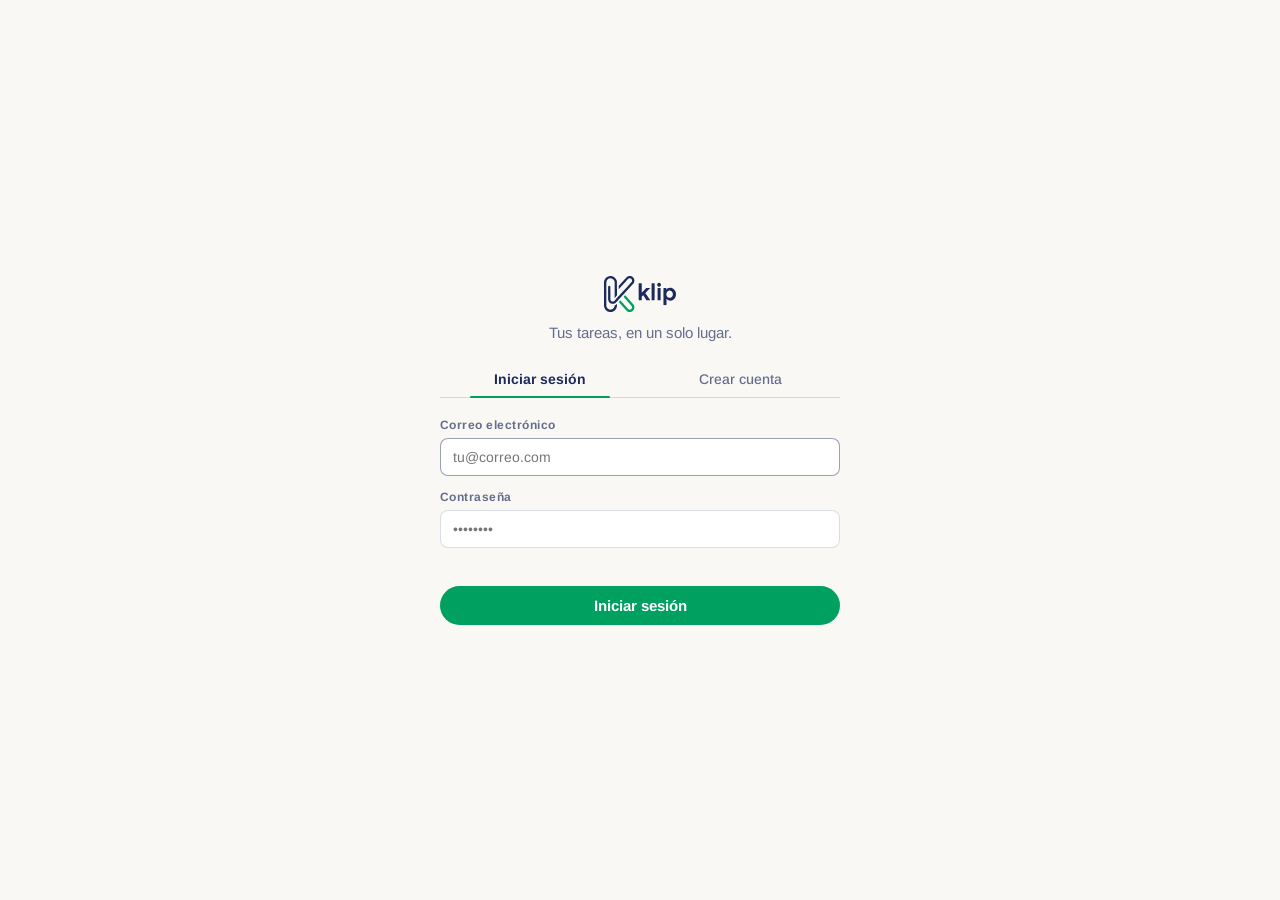
<file: index.html>
<!DOCTYPE html>
<html lang="es">
<head>
  <meta charset="UTF-8">
  <meta name="viewport" content="width=device-width, initial-scale=1.0, maximum-scale=1.0, user-scalable=no, viewport-fit=cover">
  <title>klip — Tareas</title>

  <!-- PWA Meta Tags -->
  <meta name="theme-color" content="#FAF8F5">
  <meta name="mobile-web-app-capable" content="yes">
  <meta name="apple-mobile-web-app-status-bar-style" content="default">
  <meta name="apple-mobile-web-app-title" content="klip">
  <link rel="manifest" href="./manifest.json">
  <link rel="icon" type="image/svg+xml" href="./icon.svg">
  <link rel="apple-touch-icon" href="./icon-192.png">

  <!-- Local CSS with @font-face -->
  <link rel="stylesheet" href="./style.css">
</head>
<body>

  <div id="app">
    <!-- Top Navigation Bar -->
    <header class="top-nav-bar">
      <!-- Left: Brand Logo -->
      <div class="nav-left">
        <img class="brand-logo-img" src="./logo.svg" alt="klip" height="28">
      </div>

      <!-- Center: Sections Centered with Dot and Emerald Indicator + Emerald '+' button (Desktop) -->
      <div class="nav-center">
        <nav id="sections-list" class="sections-list-desktop" aria-label="Secciones">
          <!-- Rendered dynamically -->
        </nav>
        <button id="btn-new-section" class="btn-new-section-emerald" title="Crear sección" aria-label="Crear sección">
          +
        </button>
      </div>

      <!-- Right: User Icon & Logout Button (Desktop) -->
      <div class="nav-right">
        <div class="user-actions-group">
          <button class="nav-circle-btn" title="Perfil de usuario" aria-label="Perfil de usuario">
            <svg width="15" height="15" viewBox="0 0 24 24" fill="none" stroke="currentColor" stroke-width="2" stroke-linecap="round" stroke-linejoin="round">
              <path d="M20 21v-2a4 4 0 0 0-4-4H8a4 4 0 0 0-4 4v2"></path>
              <circle cx="12" cy="7" r="4"></circle>
            </svg>
          </button>
          <button id="btn-logout" class="nav-circle-btn" title="Cerrar sesión" aria-label="Cerrar sesión" onclick="cerrarSesion()">
            <svg width="15" height="15" viewBox="0 0 24 24" fill="none" stroke="currentColor" stroke-width="2" stroke-linecap="round" stroke-linejoin="round">
              <path d="M9 21H5a2 2 0 0 1-2-2V5a2 2 0 0 1 2-2h4"></path>
              <polyline points="16 17 21 12 16 7"></polyline>
              <line x1="21" y1="12" x2="9" y2="12"></line>
            </svg>
          </button>
        </div>
      </div>

      <!-- Mobile Top Bar Content (Screen < 768px) -->
      <div class="nav-mobile-row">
        <img class="mobile-logo-mark" src="./logo-mark.svg" alt="klip" height="26">
        <button id="btn-menu" class="btn-mobile-section-trigger" aria-label="Abrir menú de secciones">
          <span id="current-section-title" class="mobile-section-name">Personal</span>
          <svg class="trigger-chevron" width="12" height="12" viewBox="0 0 24 24" fill="none" stroke="currentColor" stroke-width="2.5">
            <polyline points="6 9 12 15 18 9"></polyline>
          </svg>
        </button>

        <div class="mobile-user-actions">
          <button class="nav-circle-btn" title="Perfil de usuario" aria-label="Perfil de usuario">
            <svg width="14" height="14" viewBox="0 0 24 24" fill="none" stroke="currentColor" stroke-width="2" stroke-linecap="round" stroke-linejoin="round">
              <path d="M20 21v-2a4 4 0 0 0-4-4H8a4 4 0 0 0-4 4v2"></path>
              <circle cx="12" cy="7" r="4"></circle>
            </svg>
          </button>
          <button id="btn-logout-mobile" class="nav-circle-btn" title="Cerrar sesión" aria-label="Cerrar sesión" onclick="cerrarSesion()">
            <svg width="14" height="14" viewBox="0 0 24 24" fill="none" stroke="currentColor" stroke-width="2" stroke-linecap="round" stroke-linejoin="round">
              <path d="M9 21H5a2 2 0 0 1-2-2V5a2 2 0 0 1 2-2h4"></path>
              <polyline points="16 17 21 12 16 7"></polyline>
              <line x1="21" y1="12" x2="9" y2="12"></line>
            </svg>
          </button>
        </div>
      </div>
    </header>

    <!-- Mobile Drawer Backdrop (Top-level under #app) -->
    <div id="sidebar-backdrop" class="sidebar-backdrop"></div>

    <!-- Mobile Sections Panel (Top-level under #app) -->
    <aside id="sidebar" class="mobile-sections-panel" aria-label="Panel de secciones">
      <div class="mobile-panel-header">
        <span class="mobile-panel-title">SECCIONES</span>
        <button id="btn-close-sidebar" class="btn-close-panel" aria-label="Cerrar panel">
          <svg width="18" height="18" viewBox="0 0 24 24" fill="none" stroke="currentColor" stroke-width="2.5">
            <line x1="18" y1="6" x2="6" y2="18"></line>
            <line x1="6" y1="6" x2="18" y2="18"></line>
          </svg>
        </button>
      </div>

      <!-- Scrollable Mobile Sections List -->
      <div id="mobile-sections-list" class="mobile-sections-list">
        <!-- Rendered dynamically -->
      </div>

      <!-- Emerald button to add section inside mobile panel -->
      <div class="mobile-panel-footer">
        <button id="btn-new-section-mobile" class="btn-add-section-mobile" aria-label="Nueva sección">
          + NUEVA SECCIÓN
        </button>
      </div>
    </aside>

    <!-- Main Content Area -->
    <main id="main">
      <!-- Section Header Area with Big Title, Rename/Delete Buttons & Counter Badge -->
      <section class="section-header-area">
        <div class="section-header-inner">
          <div class="section-title-row">
            <!-- Title + Small Action Buttons Group -->
            <div class="section-title-group">
              <h1 class="main-section-title" id="main-section-title">Personal</h1>
              <div class="section-title-actions">
                <button id="btn-rename-current-section" class="section-action-btn" title="Renombrar sección" aria-label="Renombrar sección">
                  <svg width="13" height="13" viewBox="0 0 24 24" fill="none" stroke="currentColor" stroke-width="2" stroke-linecap="round" stroke-linejoin="round">
                    <path d="M12 20h9"></path>
                    <path d="M16.5 3.5a2.121 2.121 0 0 1 3 3L7 19l-4 1 1-4L16.5 3.5z"></path>
                  </svg>
                </button>
                <button id="btn-delete-current-section" class="section-action-btn" title="Eliminar sección" aria-label="Eliminar sección">
                  <svg width="13" height="13" viewBox="0 0 24 24" fill="none" stroke="currentColor" stroke-width="2" stroke-linecap="round" stroke-linejoin="round">
                    <polyline points="3 6 5 6 21 6"></polyline>
                    <path d="M19 6v14a2 2 0 0 1-2 2H7a2 2 0 0 1-2-2V6m3 0V4a2 2 0 0 1 2-2h4a2 2 0 0 1 2 2v2"></path>
                  </svg>
                </button>
              </div>
            </div>

            <!-- Counter Badge -->
            <span class="tasks-counter-badge" id="tasks-counter-badge">0 pendientes · 0 completadas</span>
          </div>

          <!-- Apartados (Lists) Strip directly below the title -->
          <div class="apartados-strip" aria-label="Apartados de la sección">
            <div id="lists-tabs" class="lists-tabs">
              <!-- Rendered dynamically as pills -->
            </div>
            <button id="btn-add-list" class="btn-add-apartado" title="Nuevo apartado" aria-label="Nuevo apartado">
              +
            </button>
          </div>
        </div>
      </section>

      <!-- Tasks Scroll Container -->
      <div class="tasks-scroll-container" id="tasks-scroll-container">
        <div class="tasks-content-wrapper">

          <!-- Simple centered empty state -->
          <div id="empty-state" class="empty-state">
            <p class="empty-text">No hay tareas pendientes en este apartado</p>
          </div>

          <!-- Active Tasks List -->
          <div id="active-tasks-list" class="tasks-cards-list">
            <!-- Rendered dynamically -->
          </div>

          <!-- Discrete Collapsible Completed Section -->
          <div id="completed-section" class="completed-section">
            <button id="completed-toggle-btn" class="completed-toggle-btn" aria-expanded="false">
              <svg class="completed-chevron" width="12" height="12" viewBox="0 0 24 24" fill="none" stroke="currentColor" stroke-width="2.5">
                <polyline points="6 9 12 15 18 9"></polyline>
              </svg>
              <span id="completed-count-label">COMPLETADAS (0)</span>
            </button>
            <div id="completed-tasks-list" class="completed-tasks-cards">
              <!-- Rendered dynamically -->
            </div>
          </div>

        </div>
      </div>

      <!-- Bottom Fixed Add Task Bar -->
      <footer class="bottom-dock">
        <form id="add-task-form" class="add-task-dock-pill" autocomplete="off">
          <input
            type="text"
            id="task-input"
            class="task-input"
            placeholder="Agregar tarea"
            autofocus
            required
          >
          <button type="submit" id="btn-submit-task" class="btn-circle-submit" title="Agregar tarea" aria-label="Agregar tarea">
            <svg width="15" height="15" viewBox="0 0 24 24" fill="none" stroke="#FFFFFF" stroke-width="2.6" stroke-linecap="round" stroke-linejoin="round">
              <line x1="12" y1="19" x2="12" y2="5"></line>
              <polyline points="5 12 12 5 19 12"></polyline>
            </svg>
          </button>
        </form>
      </footer>
    </main>
  </div>

  <!-- Sync indicator (outside #app so always visible) -->
  <div id="sync-indicator" class="sync-indicator" aria-live="polite"></div>

  <!-- Reusable Minimalist Modal -->
  <div id="modal-container" class="modal-overlay" role="dialog" aria-modal="true">
    <div class="modal-card">
      <div class="modal-header">
        <h2 id="modal-title" class="modal-title">Título</h2>
        <button id="btn-modal-close" class="btn-close-modal" aria-label="Cerrar modal">
          <svg width="16" height="16" viewBox="0 0 24 24" fill="none" stroke="currentColor" stroke-width="2">
            <line x1="18" y1="6" x2="6" y2="18"></line>
            <line x1="6" y1="6" x2="18" y2="18"></line>
          </svg>
        </button>
      </div>
      <div id="modal-body" class="modal-body"></div>
      <div id="modal-footer" class="modal-footer"></div>
    </div>
  </div>

  <!-- Scripts -->
  <script src="./db.js"></script>
  <script src="./supabase.js"></script>
  <script src="./auth.js"></script>
  <script src="./app.js"></script>
</body>
</html>
</file>
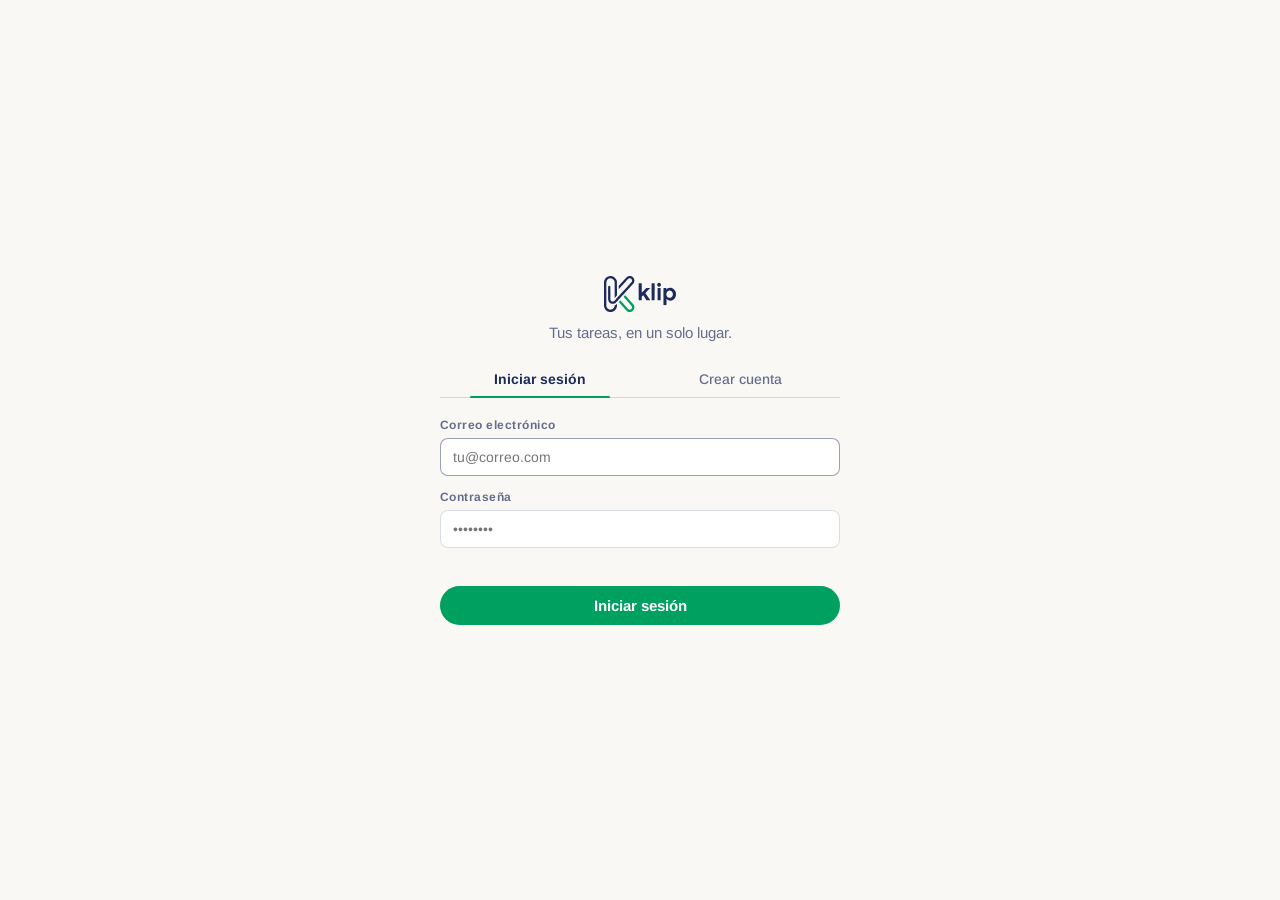
<file: front/index.html>
<!DOCTYPE html>
<html lang="es">
<head>
  <meta charset="UTF-8">
  <meta name="viewport" content="width=device-width, initial-scale=1.0, maximum-scale=1.0, user-scalable=no, viewport-fit=cover">
  <meta http-equiv="Content-Security-Policy" content="default-src 'self'; base-uri 'self'; object-src 'none'; form-action 'self'; script-src 'self'; style-src 'self' 'unsafe-inline'; img-src 'self' data:; font-src 'self'; connect-src 'self' https://gcmdlpaehqiujymxiysj.supabase.co; manifest-src 'self'; worker-src 'self'">
  <title>klip — Tareas</title>

  <!-- PWA Meta Tags -->
  <meta name="theme-color" content="#FAF8F5">
  <meta name="mobile-web-app-capable" content="yes">
  <meta name="apple-mobile-web-app-status-bar-style" content="default">
  <meta name="apple-mobile-web-app-title" content="klip">
  <link rel="manifest" href="./manifest.json">
  <link rel="icon" type="image/svg+xml" href="./public/icon.svg">
  <link rel="apple-touch-icon" href="./public/icon-192.png">

  <!-- Local CSS with @font-face -->
  <link rel="stylesheet" href="./style.css">
</head>
<body>

  <div id="app" style="display:none">
    <!-- Top Navigation Bar -->
    <header class="top-nav-bar">
      <!-- Left: Brand Logo -->
      <div class="nav-left">
        <img class="brand-logo-img" src="./public/logo.svg" alt="klip" height="28">
      </div>

      <!-- Center: Sections Centered with Dot and Emerald Indicator + Emerald '+' button (Desktop) -->
      <div class="nav-center">
        <nav id="sections-list" class="sections-list-desktop" aria-label="Secciones">
          <!-- Rendered dynamically -->
        </nav>
        <button id="btn-new-section" class="btn-new-section-emerald" title="Crear sección" aria-label="Crear sección">
          +
        </button>
      </div>

      <!-- Right: User Icon & Logout Button (Desktop) -->
      <div class="nav-right">
        <div class="user-actions-group">
          <button class="nav-circle-btn" title="Perfil de usuario" aria-label="Perfil de usuario">
            <svg width="15" height="15" viewBox="0 0 24 24" fill="none" stroke="currentColor" stroke-width="2" stroke-linecap="round" stroke-linejoin="round">
              <path d="M20 21v-2a4 4 0 0 0-4-4H8a4 4 0 0 0-4 4v2"></path>
              <circle cx="12" cy="7" r="4"></circle>
            </svg>
          </button>
          <button id="btn-logout" class="nav-circle-btn" title="Cerrar sesión" aria-label="Cerrar sesión">
            <svg width="15" height="15" viewBox="0 0 24 24" fill="none" stroke="currentColor" stroke-width="2" stroke-linecap="round" stroke-linejoin="round">
              <path d="M9 21H5a2 2 0 0 1-2-2V5a2 2 0 0 1 2-2h4"></path>
              <polyline points="16 17 21 12 16 7"></polyline>
              <line x1="21" y1="12" x2="9" y2="12"></line>
            </svg>
          </button>
        </div>
      </div>

      <!-- Mobile Top Bar Content (Screen < 768px) -->
      <div class="nav-mobile-row">
        <img class="mobile-logo-mark" src="./public/logo-mark.svg" alt="klip" height="26">
        <button id="btn-menu" class="btn-mobile-section-trigger" aria-label="Abrir menú de secciones">
          <span class="mobile-section-name">Secciones</span>
          <svg class="trigger-chevron" width="12" height="12" viewBox="0 0 24 24" fill="none" stroke="currentColor" stroke-width="2.5">
            <polyline points="6 9 12 15 18 9"></polyline>
          </svg>
        </button>

        <div class="mobile-user-actions">
          <button class="nav-circle-btn" title="Perfil de usuario" aria-label="Perfil de usuario">
            <svg width="14" height="14" viewBox="0 0 24 24" fill="none" stroke="currentColor" stroke-width="2" stroke-linecap="round" stroke-linejoin="round">
              <path d="M20 21v-2a4 4 0 0 0-4-4H8a4 4 0 0 0-4 4v2"></path>
              <circle cx="12" cy="7" r="4"></circle>
            </svg>
          </button>
          <button id="btn-logout-mobile" class="nav-circle-btn" title="Cerrar sesión" aria-label="Cerrar sesión">
            <svg width="14" height="14" viewBox="0 0 24 24" fill="none" stroke="currentColor" stroke-width="2" stroke-linecap="round" stroke-linejoin="round">
              <path d="M9 21H5a2 2 0 0 1-2-2V5a2 2 0 0 1 2-2h4"></path>
              <polyline points="16 17 21 12 16 7"></polyline>
              <line x1="21" y1="12" x2="9" y2="12"></line>
            </svg>
          </button>
        </div>
      </div>
    </header>

    <!-- Mobile Drawer Backdrop (Top-level under #app) -->
    <div id="sidebar-backdrop" class="sidebar-backdrop"></div>

    <!-- Mobile Sections Panel (Top-level under #app) -->
    <aside id="sidebar" class="mobile-sections-panel" aria-label="Panel de secciones">
      <div class="mobile-panel-header">
        <span class="mobile-panel-title">SECCIONES</span>
        <button id="btn-close-sidebar" class="btn-close-panel" aria-label="Cerrar panel">
          <svg width="18" height="18" viewBox="0 0 24 24" fill="none" stroke="currentColor" stroke-width="2.5">
            <line x1="18" y1="6" x2="6" y2="18"></line>
            <line x1="6" y1="6" x2="18" y2="18"></line>
          </svg>
        </button>
      </div>

      <!-- Scrollable Mobile Sections List -->
      <div id="mobile-sections-list" class="mobile-sections-list">
        <!-- Rendered dynamically -->
      </div>

      <!-- Emerald button to add section inside mobile panel -->
      <div class="mobile-panel-footer">
        <button id="btn-new-section-mobile" class="btn-add-section-mobile" aria-label="Nueva sección">
          + NUEVA SECCIÓN
        </button>
      </div>
    </aside>

    <!-- Main Content Area -->
    <main id="main">
      <!-- Section Header Area -->
      <section class="section-header-area">
        <div class="section-header-inner">
          <div class="section-title-row">
            <!-- Title + Small Action Buttons Group -->
            <h1 class="main-section-title" id="main-section-title">Personal</h1>
            <div class="section-title-actions action-menu">
                <button id="btn-section-menu" class="action-menu-trigger" type="button" aria-label="Opciones de la sección" aria-expanded="false" aria-controls="section-actions-menu">
                  <svg viewBox="0 0 24 24" fill="currentColor" aria-hidden="true"><circle cx="12" cy="5" r="1.8"></circle><circle cx="12" cy="12" r="1.8"></circle><circle cx="12" cy="19" r="1.8"></circle></svg>
                </button>
                <div id="section-actions-menu" class="action-menu-popover" hidden>
                  <button id="btn-rename-current-section" class="action-menu-item" type="button">Renombrar sección</button>
                  <button id="btn-delete-current-section" class="action-menu-item danger" type="button">Eliminar sección</button>
                </div>
            </div>

          </div>

          <!-- Apartados (Lists) Strip directly below the title -->
          <div class="apartados-strip" aria-label="Apartados de la sección">
            <div id="lists-tabs" class="lists-tabs">
              <!-- Rendered dynamically as pills -->
            </div>
            <button id="btn-add-list" class="btn-add-apartado" title="Nuevo apartado" aria-label="Nuevo apartado">
              +
            </button>
            <div class="action-menu list-action-menu">
              <button id="btn-list-menu" class="action-menu-trigger" type="button" aria-label="Opciones del apartado" aria-expanded="false" aria-controls="list-actions-menu">
                <svg viewBox="0 0 24 24" fill="currentColor" aria-hidden="true"><circle cx="12" cy="5" r="1.8"></circle><circle cx="12" cy="12" r="1.8"></circle><circle cx="12" cy="19" r="1.8"></circle></svg>
              </button>
              <div id="list-actions-menu" class="action-menu-popover" hidden>
                <button id="btn-rename-current-list" class="action-menu-item" type="button">Renombrar apartado</button>
                <button id="btn-delete-current-list" class="action-menu-item danger" type="button">Eliminar apartado</button>
              </div>
            </div>
          </div>
          <div class="section-utilities" aria-label="Vista y exportación">
            <div class="view-switch" role="group" aria-label="Vista">
              <button id="btn-view-tasks" class="utility-btn active" type="button">Tareas</button>
              <button id="btn-view-calendar" class="utility-btn" type="button">Calendario</button>
            </div>
            <div class="utility-trailing-actions">
            <div id="task-order-actions" class="task-order-actions">
              <button id="btn-reverse-task-order" class="task-order-btn" type="button" title="Invertir orden de tareas" aria-label="Invertir orden de tareas">
                <svg viewBox="0 0 24 24" fill="none" stroke="currentColor" stroke-width="1.8" stroke-linecap="round" stroke-linejoin="round" aria-hidden="true">
                  <path d="M7 3v14"></path><path d="m4 6 3-3 3 3"></path>
                  <path d="M17 21V7"></path><path d="m14 18 3 3 3-3"></path>
                </svg>
              </button>
            </div>
            <div id="export-actions" class="export-actions" hidden>
              <button id="btn-export-calendar" class="utility-btn" type="button">Exportar calendario (.ics)</button>
            </div>
            <button id="btn-sync-now" class="sync-now-btn" type="button" title="Sincronizar ahora" aria-label="Sincronizar ahora">
              <svg viewBox="0 0 24 24" fill="none" stroke="currentColor" stroke-width="1.8" stroke-linecap="round" stroke-linejoin="round" aria-hidden="true">
                <path d="M20 7v5h-5"></path><path d="M4 17v-5h5"></path>
                <path d="M5.6 9a7 7 0 0 1 11.55-2.6L20 12M4 12l2.85 5.6A7 7 0 0 0 18.4 15"></path>
              </svg>
            </button>
            </div>
          </div>
        </div>
      </section>

      <section id="task-detail-page" class="task-detail-page" hidden aria-labelledby="detail-task-title">
        <div class="task-detail-inner">
          <button id="btn-task-detail-back" class="utility-btn task-detail-back" type="button" aria-label="Volver a las tareas">← Volver a las tareas</button>
          <p id="task-detail-context" class="task-detail-context"></p>
          <form id="task-detail-form" class="task-detail-form">
            <label class="detail-field-label" for="detail-task-title">Tarea</label>
            <input id="detail-task-title" class="detail-title-input" type="text" maxlength="300" required>
            <label class="detail-field-label" for="detail-task-note">Notas</label>
            <textarea id="detail-task-note" class="form-textarea detail-note-input" placeholder="Agrega contexto o detalles..."></textarea>
            <div class="task-date-fields">
              <div class="form-group"><label class="form-label" for="detail-task-date">Fecha</label><input id="detail-task-date" class="form-input" type="date"></div>
              <div class="form-group"><label class="form-label" for="detail-task-time">Hora</label><input id="detail-task-time" class="form-input" type="time"></div>
            </div>
            <div class="task-detail-actions">
              <button class="utility-btn" type="submit">Guardar cambios</button>
              <button id="btn-detail-delete" class="btn-danger" type="button">Eliminar tarea</button>
              <span id="task-detail-save-status" class="task-detail-save-status" aria-live="polite"></span>
            </div>
          </form>

          <section class="subtasks-section" aria-labelledby="subtasks-heading">
            <div class="subtasks-heading-row"><h2 id="subtasks-heading">Subtareas</h2><span id="subtask-count" class="subtask-count"></span></div>
            <div id="subtasks-list" class="subtasks-list"></div>
            <form id="subtask-add-form" class="subtask-add-form">
              <input id="subtask-input" class="form-input" type="text" maxlength="300" placeholder="Agregar subtarea" required>
              <button class="btn-circle-submit" type="submit" aria-label="Agregar subtarea">+</button>
            </form>
          </section>
        </div>
      </section>

      <!-- Tasks Scroll Container -->
      <div class="tasks-scroll-container" id="tasks-scroll-container">
        <div class="tasks-content-wrapper">

          <div id="tasks-view">
          <!-- Simple centered empty state -->
          <div id="empty-state" class="empty-state">
            <p class="empty-text">No hay tareas pendientes en este apartado</p>
          </div>

          <!-- Active Tasks List -->
          <div id="active-tasks-list" class="tasks-cards-list">
            <!-- Rendered dynamically -->
          </div>

          <!-- Discrete Collapsible Completed Section -->
          <div id="completed-section" class="completed-section">
            <button id="completed-toggle-btn" class="completed-toggle-btn" aria-expanded="false">
              <svg class="completed-chevron" width="12" height="12" viewBox="0 0 24 24" fill="none" stroke="currentColor" stroke-width="2.5">
                <polyline points="6 9 12 15 18 9"></polyline>
              </svg>
              <span>COMPLETADAS</span>
            </button>
            <div id="completed-tasks-list" class="completed-tasks-cards">
              <!-- Rendered dynamically -->
            </div>
          </div>
          </div>
          <section id="calendar-view" class="calendar-panel" aria-label="Calendario mensual" hidden>
            <div class="calendar-heading">
              <button id="btn-calendar-prev" class="utility-btn" type="button" aria-label="Mes anterior">‹</button>
              <h2 id="calendar-month-label"></h2>
              <button id="btn-calendar-next" class="utility-btn" type="button" aria-label="Mes siguiente">›</button>
            </div>
            <div class="calendar-weekdays" aria-hidden="true">
              <span>Lun</span><span>Mar</span><span>Mié</span><span>Jue</span><span>Vie</span><span>Sáb</span><span>Dom</span>
            </div>
            <div id="calendar-grid" class="calendar-grid"></div>
          </section>
        </div>
      </div>

      <!-- Bottom Fixed Add Task Bar -->
      <footer class="bottom-dock">
        <form id="add-task-form" class="add-task-dock-pill" autocomplete="off">
          <input
            type="text"
            id="task-input"
            class="task-input"
            placeholder="Agregar tarea"
            autofocus
            required
          >
          <button type="submit" id="btn-submit-task" class="btn-circle-submit" title="Agregar tarea" aria-label="Agregar tarea">
            <svg width="15" height="15" viewBox="0 0 24 24" fill="none" stroke="#FFFFFF" stroke-width="2.6" stroke-linecap="round" stroke-linejoin="round">
              <line x1="12" y1="19" x2="12" y2="5"></line>
              <polyline points="5 12 12 5 19 12"></polyline>
            </svg>
          </button>
        </form>
      </footer>
    </main>
  </div>

  <!-- Sync indicator (outside #app so always visible) -->
  <div id="sync-indicator" class="sync-indicator" aria-live="polite"></div>

  <!-- Reusable Minimalist Modal -->
  <div id="modal-container" class="modal-overlay" role="dialog" aria-modal="true">
    <div class="modal-card">
      <div class="modal-header">
        <h2 id="modal-title" class="modal-title">Título</h2>
        <button id="btn-modal-close" class="btn-close-modal" aria-label="Cerrar modal">
          <svg width="16" height="16" viewBox="0 0 24 24" fill="none" stroke="currentColor" stroke-width="2">
            <line x1="18" y1="6" x2="6" y2="18"></line>
            <line x1="6" y1="6" x2="18" y2="18"></line>
          </svg>
        </button>
      </div>
      <div id="modal-body" class="modal-body"></div>
      <div id="modal-footer" class="modal-footer"></div>
    </div>
  </div>

  <!-- Scripts -->
  <script src="./db.js"></script>
  <script src="./supabase.js"></script>
  <script src="./auth.js"></script>
  <script src="./app.js"></script>
</body>
</html>
</file>
<file: style.css>
/* ==========================================================================
   style.css - klip Tasks PWA
   Typography:
   - Arimo, system-ui, sans-serif: Modern, clean, normal sans-serif matching
     the klip logo aesthetic across all screens.
   Palette:
   - Fondo: Marfil / blanco cálido #FAF8F5 (plano, sin degradados)
   - Estructura y texto: Azul tinta #1D2B5C
   - Líneas divisorias: Azul tinta #1D2B5C al 16% finas pero notorias
   - Barra inferior: Blanca #FFFFFF con borde azul tinta notorio y botón esmeralda
   - Acentos: Esmeralda #00A060 para acciones, checks e indicador redondeado
   ========================================================================== */

/* ==================== LOCAL FONT FACES ==================== */
@font-face {
  font-family: 'Arimo';
  src: url('./fonts/arimo-400.woff2') format('woff2');
  font-weight: 400;
  font-style: normal;
  font-display: swap;
}

@font-face {
  font-family: 'Arimo';
  src: url('./fonts/arimo-500.woff2') format('woff2');
  font-weight: 500;
  font-style: normal;
  font-display: swap;
}

@font-face {
  font-family: 'Arimo';
  src: url('./fonts/arimo-700.woff2') format('woff2');
  font-weight: 700;
  font-style: normal;
  font-display: swap;
}

:root {
  --bg-page: #FAF8F5;
  --bg-card: transparent;
  --color-blue: #1D2B5C;
  --text-main: #1D2B5C;
  --text-muted: rgba(29, 43, 92, 0.68);
  --text-faint: rgba(29, 43, 92, 0.40);

  /* Líneas divisorias azul tinta finas pero notorias */
  --border-line: rgba(29, 43, 92, 0.16);
  --border-card: rgba(29, 43, 92, 0.16);

  --hover-tint: rgba(29, 43, 92, 0.05);

  --accent-emerald: #00A060;
  --accent-emerald-hover: #008750;

  --danger: #C02626;

  --font-title: 'Arimo', system-ui, -apple-system, BlinkMacSystemFont, "Segoe UI", Roboto, "Helvetica Neue", Arial, sans-serif;
  --font-body: 'Arimo', system-ui, -apple-system, BlinkMacSystemFont, "Segoe UI", Roboto, "Helvetica Neue", Arial, sans-serif;
}

* {
  box-sizing: border-box;
  margin: 0;
  padding: 0;
  -webkit-tap-highlight-color: transparent;
}

html, body {
  width: 100%;
  height: 100%;
  overflow: hidden;
  font-family: var(--font-body);
  color: var(--text-main);
  -webkit-font-smoothing: antialiased;
  -moz-osx-font-smoothing: grayscale;
}

/* Fondo marfil plano sin degradados */
body, #app {
  background-color: var(--bg-page);
  background-image: none;
}

/* ==================== ROOT LAYOUT ==================== */
#app {
  display: flex;
  flex-direction: column;
  width: 100%;
  height: 100%;
  position: relative;
  overflow: hidden;
}

/* ==================== TOP NAVIGATION BAR ==================== */
.top-nav-bar {
  width: 100%;
  border-bottom: 1px solid var(--border-line);
  position: relative;
  z-index: 100;
  flex-shrink: 0;
  height: 54px;
  display: grid;
  grid-template-columns: 1fr auto 1fr;
  align-items: center;
  padding: 0 32px;
}

/* Left: Logo */
.nav-left {
  display: flex;
  align-items: center;
}

.brand-logo-img {
  height: 28px;
  width: auto;
  display: block;
}

.mobile-logo-mark {
  height: 26px;
  width: auto;
  display: block;
  flex-shrink: 0;
  margin-right: 12px;
}

/* Center: Sections Centered with dot & rounded emerald indicator */
.nav-center {
  display: flex;
  align-items: center;
  justify-content: center;
  gap: 12px;
}

.sections-list-desktop {
  display: flex;
  align-items: center;
  gap: 8px;
}

/* 3. Fondo de las secciones en PC: totalmente redondeado (border-radius: 999px) con mayor padding */
.section-item-desktop {
  display: inline-flex;
  align-items: center;
  gap: 7px;
  font-family: var(--font-body);
  font-size: 13.5px;
  font-weight: 500;
  letter-spacing: 0.02em;
  color: var(--text-muted);
  cursor: pointer;
  padding: 7px 16px;
  border-radius: 999px; /* Esquinas totalmente redondeadas */
  border: none;
  white-space: nowrap;
  user-select: none;
  position: relative;
  transition: background-color 0.15s ease, color 0.15s ease;
}

/* Hover de secciones: fondo azul tinta al 6% */
.section-item-desktop:hover {
  background-color: var(--hover-tint);
  color: var(--text-main);
}

.section-item-desktop.active {
  color: var(--text-main);
  font-weight: 600;
  background-color: var(--hover-tint);
}

/* Puntito indicador junto al nombre */
.sec-dot {
  width: 5px;
  height: 5px;
  border-radius: 50%;
  background-color: rgba(29, 43, 92, 0.35);
  display: inline-block;
  transition: all 0.15s ease;
}

.section-item-desktop:hover .sec-dot {
  background-color: var(--color-blue);
}

.section-item-desktop.active .sec-dot {
  background-color: var(--accent-emerald);
  transform: scale(1.2);
}

/* Indicador esmeralda corto y redondeado (aprox. 3px alto, 24px ancho, border-radius: 999px), centrado bajo el texto */
.section-item-desktop.active::after {
  content: '';
  position: absolute;
  bottom: -9px;
  left: 50%;
  transform: translateX(-50%);
  width: 24px;
  height: 3px;
  border-radius: 999px;
  background-color: var(--accent-emerald);
}

/* Botón '+' esmeralda pegado justo después de la última sección */
.btn-new-section-emerald {
  width: 22px;
  height: 22px;
  border-radius: 50%;
  background-color: var(--accent-emerald);
  color: #FFFFFF;
  border: none;
  font-family: var(--font-body);
  font-size: 15px;
  line-height: 1;
  display: inline-flex;
  align-items: center;
  justify-content: center;
  cursor: pointer;
  flex-shrink: 0;
  margin-left: 2px;
  transition: background-color 0.15s ease, transform 0.1s ease;
}

.btn-new-section-emerald:hover {
  background-color: var(--accent-emerald-hover);
}

.btn-new-section-emerald:active {
  transform: scale(0.92);
}

/* Right: User & Logout Actions */
.nav-right {
  display: flex;
  align-items: center;
  justify-content: flex-end;
}

.user-actions-group {
  display: flex;
  align-items: center;
  gap: 8px;
}

/* Botones circulares con exactamente el mismo tamaño, borde y espaciado */
.nav-circle-btn {
  width: 32px;
  height: 32px;
  border-radius: 50%;
  border: 1px solid rgba(29, 43, 92, 0.20);
  background: transparent;
  color: var(--color-blue);
  display: inline-flex;
  align-items: center;
  justify-content: center;
  cursor: pointer;
  transition: all 0.15s ease;
}

.nav-circle-btn:hover {
  background-color: var(--hover-tint);
  border-color: rgba(29, 43, 92, 0.40);
}

/* Mobile top row (< 768px) */
.nav-mobile-row {
  display: none;
  width: 100%;
}

.btn-mobile-section-trigger {
  display: flex;
  align-items: center;
  gap: 8px;
  background: transparent;
  border: none;
  font-family: var(--font-title);
  font-size: 18px;
  font-weight: 700;
  color: var(--text-main);
  cursor: pointer;
  padding: 4px 0;
}

.trigger-chevron {
  opacity: 0.6;
}

.mobile-user-actions {
  display: flex;
  align-items: center;
  gap: 8px;
  margin-left: auto;
}

/* ==================== MOBILE SECTIONS DRAWER ==================== */
.sidebar-backdrop {
  position: fixed;
  inset: 0;
  background: rgba(29, 43, 92, 0.40);
  z-index: 150;
  opacity: 0;
  pointer-events: none;
  transition: opacity 0.22s ease;
}

.sidebar-backdrop.visible {
  opacity: 1;
  pointer-events: auto;
}

.mobile-sections-panel {
  position: fixed;
  top: 0;
  left: 0;
  bottom: 0;
  width: 310px;
  max-width: 86vw;
  background-color: var(--bg-page);
  border-right: 1px solid var(--border-line);
  z-index: 200;
  transform: translateX(-100%);
  transition: transform 0.22s cubic-bezier(0.2, 0, 0, 1);
  display: flex;
  flex-direction: column;
  box-shadow: none;
}

.mobile-sections-panel.open {
  transform: translateX(0);
}

.mobile-panel-header {
  display: flex;
  align-items: center;
  justify-content: space-between;
  padding: 20px 24px 16px 24px;
  border-bottom: 1px solid var(--border-line);
}

.mobile-panel-title {
  font-family: var(--font-body);
  font-size: 13px;
  font-weight: 700;
  letter-spacing: 0.10em;
  color: var(--text-main);
}

.btn-close-panel {
  background: transparent;
  border: none;
  color: var(--text-main);
  padding: 4px;
  cursor: pointer;
  display: flex;
  align-items: center;
  justify-content: center;
}

.mobile-sections-list {
  flex: 1;
  overflow-y: auto;
  padding: 12px 16px;
  display: flex;
  flex-direction: column;
  gap: 4px;
}

.section-item-mobile {
  display: flex;
  align-items: center;
  justify-content: space-between;
  padding: 14px 14px;
  border-radius: 8px;
  cursor: pointer;
  border-bottom: 1px solid var(--border-line);
  transition: background-color 0.15s ease;
}

.section-item-mobile:hover,
.section-item-mobile:active {
  background-color: var(--hover-tint);
}

.section-item-mobile.active {
  background-color: rgba(0, 160, 96, 0.08);
  border-color: rgba(0, 160, 96, 0.3);
}

.mobile-item-title {
  font-family: var(--font-body);
  font-size: 15px;
  font-weight: 600;
  color: var(--text-main);
  display: flex;
  align-items: center;
  gap: 8px;
}

.section-item-mobile.active .mobile-item-title {
  color: var(--accent-emerald);
}

.mobile-panel-footer {
  padding: 18px 20px 24px 20px;
  border-top: 1px solid var(--border-line);
}

.btn-add-section-mobile {
  width: 100%;
  padding: 12px 16px;
  background-color: var(--accent-emerald);
  color: #FFFFFF;
  border: none;
  border-radius: 999px;
  font-family: var(--font-body);
  font-size: 13.5px;
  font-weight: 600;
  letter-spacing: 0.04em;
  cursor: pointer;
  display: flex;
  align-items: center;
  justify-content: center;
  transition: background-color 0.15s ease;
}

.btn-add-section-mobile:hover {
  background-color: var(--accent-emerald-hover);
}

/* ==================== MAIN CONTENT AREA ==================== */
#main {
  flex: 1;
  display: flex;
  flex-direction: column;
  width: 100%;
  height: 100%;
  overflow-y: auto;
  position: relative;
  scrollbar-width: thin;
  scrollbar-color: rgba(29, 43, 92, 0.2) transparent;
}

/* Section Header Area */
.section-header-area {
  width: 100%;
  padding: 34px 36px 16px 36px;
  flex-shrink: 0;
}

.section-header-inner {
  width: 100%;
  max-width: 860px;
  margin: 0 auto;
  display: flex;
  flex-direction: column;
  gap: 16px;
}

.section-title-row {
  display: flex;
  align-items: center;
  justify-content: space-between;
  gap: 14px;
  flex-wrap: wrap; /* En celular el badge baja si falta espacio */
}

.section-title-group {
  display: inline-flex;
  align-items: center;
  gap: 12px;
}

/* Título grande de la sección */
.main-section-title {
  font-family: var(--font-title);
  font-size: clamp(2.2rem, 4.5vw, 3rem);
  font-weight: 700;
  letter-spacing: -0.025em;
  color: var(--color-blue);
  line-height: 1.15;
  margin: 0;
}

/* 4. Botones circulares pequeños (28 px) de renombrar y eliminar al lado del título */
.section-title-actions {
  display: inline-flex;
  align-items: center;
  gap: 6px;
}

.section-action-btn {
  width: 28px;
  height: 28px;
  border-radius: 50%;
  border: 1px solid rgba(29, 43, 92, 0.20);
  background: transparent;
  color: var(--color-blue);
  display: inline-flex;
  align-items: center;
  justify-content: center;
  cursor: pointer;
  transition: all 0.15s ease;
}

.section-action-btn:hover {
  background-color: var(--hover-tint);
  border-color: rgba(29, 43, 92, 0.40);
}

.section-action-btn:active {
  transform: scale(0.92);
}

/* Etiqueta de contadores ("1 pendiente · 2 completadas") con fondo azul tinta al 10% y texto azul tinta */
.tasks-counter-badge {
  background-color: rgba(29, 43, 92, 0.10);
  color: var(--color-blue);
  font-family: var(--font-body);
  font-size: 12.5px;
  font-weight: 600;
  padding: 4px 12px;
  border-radius: 999px;
  white-space: nowrap;
}

/* Apartados (Lists) Strip directly below the title */
.apartados-strip {
  display: flex;
  align-items: center;
  gap: 8px;
  overflow-x: auto;
  scrollbar-width: none;
  padding-bottom: 4px;
}

.apartados-strip::-webkit-scrollbar {
  display: none;
}

.lists-tabs {
  display: flex;
  align-items: center;
  gap: 8px;
}

/* 1. Píldoras de apartados inactivos: transparentes con borde fino */
.tab-btn {
  background: transparent;
  border: 1px solid var(--border-line);
  color: var(--text-main);
  font-family: var(--font-body);
  font-size: 13px;
  font-weight: 500;
  padding: 5px 14px;
  border-radius: 999px;
  cursor: pointer;
  white-space: nowrap;
  display: inline-flex;
  align-items: center;
  gap: 6px;
  transition: all 0.15s ease;
}

.tab-btn:hover {
  background-color: var(--hover-tint);
  border-color: rgba(29, 43, 92, 0.35);
}

/* 1. Píldora del apartado activo: azul tinta #1D2B5C sólido con texto y flecha en rosa niebla #F4E1DE */
.tab-btn.active {
  background-color: var(--color-blue); /* #1D2B5C */
  color: var(--bg-page); /* #F4E1DE */
  border-color: var(--color-blue);
  font-weight: 600;
}

.tab-btn-options {
  background: transparent;
  border: none;
  color: inherit;
  cursor: pointer;
  padding: 1px;
  opacity: 0.75;
  display: inline-flex;
  align-items: center;
}

.tab-btn-options:hover {
  opacity: 1;
}

.tab-btn-options svg {
  width: 11px;
  height: 11px;
}

/* 2. Botón redondo '+' del apartado: pasa a esmeralda #00A060 con el '+' en blanco (mismo estilo que el '+' superior) */
.btn-add-apartado {
  width: 22px;
  height: 22px;
  border-radius: 50%;
  background-color: var(--accent-emerald); /* #00A060 */
  color: #FFFFFF;
  border: none;
  font-family: var(--font-body);
  font-size: 15px;
  line-height: 1;
  display: inline-flex;
  align-items: center;
  justify-content: center;
  cursor: pointer;
  flex-shrink: 0;
  transition: background-color 0.15s ease, transform 0.1s ease;
}

.btn-add-apartado:hover {
  background-color: var(--accent-emerald-hover); /* #008750 */
}

.btn-add-apartado:active {
  transform: scale(0.92);
}

/* ==================== TASKS AREA (CARDS #FAF1EF) ==================== */
.tasks-scroll-container {
  width: 100%;
  flex: 1;
  padding: 12px 36px 140px 36px;
  display: flex;
  flex-direction: column;
}

.tasks-content-wrapper {
  width: 100%;
  max-width: 860px;
  margin: 0 auto;
}

/* Empty State */
.empty-state {
  display: none;
  padding: 60px 0;
  text-align: center;
}

.empty-state.visible {
  display: block;
}

.empty-text {
  font-family: var(--font-body);
  font-size: 14.5px;
  color: var(--text-muted);
}

/* Tasks Rows: Filas simples separadas únicamente por una línea azul fina */
.tasks-cards-list {
  display: flex;
  flex-direction: column;
  gap: 0;
  width: 100%;
}

.task-item {
  display: flex;
  align-items: flex-start;
  gap: 14px;
  padding: 16px 4px;
  background-color: transparent;
  border: none;
  border-bottom: 1px solid var(--border-line);
  border-radius: 0;
  cursor: pointer;
  box-shadow: none;
  transition: background-color 0.15s ease;
}

/* Hover sutil de las filas */
.task-item:hover {
  background-color: rgba(29, 43, 92, 0.04);
}

/* Círculos de las tareas con borde azul tinta */
.task-checkbox-btn {
  background: transparent;
  border: none;
  padding: 0;
  cursor: pointer;
  display: flex;
  align-items: center;
  justify-content: center;
  flex-shrink: 0;
  margin-top: 2px;
}

.task-circle {
  width: 20px;
  height: 20px;
  border-radius: 50%;
  border: 1.5px solid var(--color-blue);
  background: transparent;
  display: flex;
  align-items: center;
  justify-content: center;
  transition: all 0.15s ease;
}

.task-circle svg {
  width: 11px;
  height: 11px;
  opacity: 0;
  transform: scale(0.6);
  transition: all 0.15s ease;
  stroke: #FFFFFF;
}

.task-item:hover .task-circle {
  border-color: var(--accent-emerald);
}

.task-item.done .task-circle {
  background-color: var(--accent-emerald);
  border-color: var(--accent-emerald);
}

.task-item.done .task-circle svg {
  opacity: 1;
  transform: scale(1);
}

.task-content {
  flex: 1;
  min-width: 0;
}

.task-title {
  font-family: var(--font-body);
  font-size: 15px;
  font-weight: 500;
  color: var(--text-main);
  line-height: 1.45;
  letter-spacing: -0.01em;
  word-break: break-word;
  transition: color 0.15s;
}

.task-item.done .task-title {
  text-decoration: line-through;
  color: var(--text-faint);
}

.task-note-snippet {
  font-family: var(--font-body);
  font-size: 13px;
  font-weight: 400;
  color: var(--text-muted);
  margin-top: 4px;
  line-height: 1.4;
  display: -webkit-box;
  -webkit-line-clamp: 2;
  -webkit-box-orient: vertical;
  overflow: hidden;
  word-break: break-word;
}

.task-item.done .task-note-snippet {
  color: var(--text-faint);
}

.task-actions {
  display: flex;
  align-items: center;
  opacity: 0;
  transition: opacity 0.15s ease;
  gap: 2px;
}

.task-item:hover .task-actions {
  opacity: 0.8;
}

@media (hover: none) {
  .task-actions {
    opacity: 0.6;
  }
}

.btn-task-action {
  background: transparent;
  border: none;
  color: var(--text-main);
  padding: 4px;
  cursor: pointer;
  display: flex;
  align-items: center;
  justify-content: center;
  border-radius: 4px;
}

.btn-task-action:hover {
  background-color: rgba(29, 43, 92, 0.10);
}

.btn-task-action svg {
  width: 14px;
  height: 14px;
}

/* ==================== COMPLETED SECTION ==================== */
.completed-section {
  margin-top: 32px;
  border-top: 1px solid var(--border-line);
  padding-top: 14px;
  display: none;
}

.completed-section.visible {
  display: block;
}

.completed-toggle-btn {
  display: flex;
  align-items: center;
  gap: 6px;
  background: transparent;
  border: none;
  font-family: var(--font-body);
  font-size: 12px;
  font-weight: 700;
  letter-spacing: 0.08em;
  text-transform: uppercase;
  color: var(--text-muted);
  cursor: pointer;
  padding: 6px 0;
  user-select: none;
}

.completed-toggle-btn:hover {
  color: var(--text-main);
}

.completed-chevron {
  transition: transform 0.2s ease;
  transform: rotate(-90deg);
}

.completed-section.expanded .completed-chevron {
  transform: rotate(0deg);
}

.completed-tasks-cards {
  display: none;
  margin-top: 4px;
  flex-direction: column;
  gap: 0;
}

.completed-section.expanded .completed-tasks-cards {
  display: flex;
}

/* ==================== DOCKED ADD TASK BAR (WHITE PILL WITH BLUE BORDER) ==================== */
.bottom-dock {
  position: fixed;
  bottom: 0;
  left: 0;
  right: 0;
  z-index: 50;
  display: flex;
  justify-content: center;
  padding: 14px 24px max(18px, env(safe-area-inset-bottom, 18px));
  pointer-events: none;
}

.add-task-dock-pill {
  pointer-events: auto;
  width: 100%;
  max-width: 680px;
  background-color: #FFFFFF;
  border: 1.5px solid rgba(29, 43, 92, 0.38);
  border-radius: 999px;
  box-shadow: 0 4px 16px rgba(29, 43, 92, 0.06);
  padding: 6px 6px 6px 20px;
  display: flex;
  align-items: center;
  gap: 10px;
  transition: border-color 0.15s ease, box-shadow 0.15s ease;
}

.add-task-dock-pill:focus-within {
  border-color: var(--color-blue);
  box-shadow: 0 4px 20px rgba(29, 43, 92, 0.12);
}

.task-input {
  background: transparent;
  border: none;
  outline: none;
  font-family: var(--font-body);
  font-size: 15px;
  color: var(--color-blue);
  flex: 1;
  padding: 6px 0;
}

/* Placeholder en azul tinta atenuado */
.task-input::placeholder {
  color: rgba(29, 43, 92, 0.48);
  opacity: 1;
}

.btn-circle-submit {
  width: 34px;
  height: 34px;
  border-radius: 50%;
  background: var(--accent-emerald);
  border: none;
  cursor: pointer;
  display: flex;
  align-items: center;
  justify-content: center;
  flex-shrink: 0;
  transition: background 0.15s ease, transform 0.1s ease;
}

.btn-circle-submit:hover {
  background: var(--accent-emerald-hover);
}

.btn-circle-submit:active {
  transform: scale(0.93);
}

/* ==================== MODAL ==================== */
.modal-overlay {
  position: fixed;
  inset: 0;
  background: rgba(29, 43, 92, 0.40);
  z-index: 300;
  display: none;
  align-items: center;
  justify-content: center;
  padding: 20px;
}

.modal-overlay.open {
  display: flex;
}

.modal-card {
  width: 100%;
  max-width: 440px;
  background: var(--bg-page);
  border: 1px solid var(--border-line);
  border-radius: 14px;
  box-shadow: none;
  padding: 24px 26px;
  display: flex;
  flex-direction: column;
  gap: 18px;
}

.modal-header {
  display: flex;
  align-items: center;
  justify-content: space-between;
}

.modal-title {
  font-family: var(--font-title);
  font-size: 22px;
  font-weight: 700;
  color: var(--text-main);
}

.btn-close-modal {
  background: transparent;
  border: none;
  color: var(--text-muted);
  cursor: pointer;
  padding: 4px;
  display: flex;
  align-items: center;
  justify-content: center;
}

.btn-close-modal:hover {
  color: var(--text-main);
}

.modal-body {
  display: flex;
  flex-direction: column;
  gap: 14px;
}

.form-group {
  display: flex;
  flex-direction: column;
  gap: 6px;
}

.form-label {
  font-family: var(--font-body);
  font-size: 12px;
  font-weight: 600;
  letter-spacing: 0.04em;
  color: var(--text-muted);
}

.form-input, .form-textarea {
  width: 100%;
  font-family: var(--font-body);
  font-size: 14px;
  color: var(--text-main);
  background: #FFFFFF;
  border: 1px solid var(--border-line);
  border-radius: 8px;
  padding: 10px 12px;
  outline: none;
  box-shadow: none;
  transition: border-color 0.15s ease;
}

.form-input:focus, .form-textarea:focus {
  border-color: rgba(29, 43, 92, 0.45);
}

.form-textarea {
  resize: vertical;
  min-height: 84px;
}

.modal-footer {
  display: flex;
  align-items: center;
  justify-content: flex-end;
  gap: 10px;
  margin-top: 6px;
}

.btn {
  font-family: var(--font-body);
  font-size: 13.5px;
  font-weight: 600;
  padding: 8px 18px;
  border-radius: 999px;
  cursor: pointer;
  border: none;
  box-shadow: none;
  transition: background 0.15s ease, opacity 0.15s ease;
}

.btn-secondary {
  background: transparent;
  border: 1px solid var(--border-line);
  color: var(--text-main);
}

.btn-secondary:hover {
  border-color: rgba(29, 43, 92, 0.4);
}

.btn-primary {
  background: var(--accent-emerald);
  color: #FFFFFF;
}

.btn-primary:hover {
  background: var(--accent-emerald-hover);
}

.btn-danger {
  background: transparent;
  color: var(--danger);
  border: 1px solid rgba(192, 38, 38, 0.3);
  margin-right: auto;
}

.btn-danger:hover {
  border-color: var(--danger);
}

/* ==================== AUTH SCREEN ==================== */
#auth-screen {
  position: fixed;
  inset: 0;
  background-color: var(--bg-page);
  display: flex;
  align-items: center;
  justify-content: center;
  padding: 20px;
  z-index: 999;
}

.auth-card {
  width: 100%;
  max-width: 400px;
  display: flex;
  flex-direction: column;
  align-items: center;
  gap: 20px;
}

.auth-logo-wrap {
  display: flex;
  justify-content: center;
}

.auth-logo {
  height: 36px;
  width: auto;
}

.auth-tagline {
  font-family: var(--font-body);
  font-size: 15px;
  color: var(--text-muted);
  text-align: center;
  margin-top: -8px;
}

.auth-tabs {
  display: flex;
  border-bottom: 1px solid var(--border-line);
  width: 100%;
}

.auth-tab {
  flex: 1;
  background: transparent;
  border: none;
  font-family: var(--font-body);
  font-size: 14px;
  font-weight: 500;
  color: var(--text-muted);
  padding: 10px 0;
  cursor: pointer;
  position: relative;
  transition: color 0.15s ease;
}

.auth-tab.active {
  color: var(--color-blue);
  font-weight: 700;
}

.auth-tab.active::after {
  content: '';
  position: absolute;
  bottom: -1px;
  left: 15%;
  width: 70%;
  height: 2px;
  border-radius: 999px;
  background-color: var(--accent-emerald);
}

.auth-form {
  display: flex;
  flex-direction: column;
  gap: 14px;
  width: 100%;
}

.auth-btn {
  width: 100%;
  padding: 11px 18px;
  font-size: 15px;
  margin-top: 4px;
}

.auth-btn:disabled {
  opacity: 0.6;
  cursor: not-allowed;
}

.auth-error {
  font-family: var(--font-body);
  font-size: 13px;
  color: var(--danger);
  min-height: 18px;
  text-align: center;
  margin: -6px 0;
}

/* Spinner de sincronización */
.sync-indicator {
  position: fixed;
  bottom: 76px;
  left: 50%;
  transform: translateX(-50%);
  background: var(--color-blue);
  color: #fff;
  font-family: var(--font-body);
  font-size: 12px;
  font-weight: 600;
  padding: 5px 16px;
  border-radius: 999px;
  z-index: 400;
  opacity: 0;
  transition: opacity 0.2s ease;
  pointer-events: none;
  white-space: nowrap;
}

.sync-indicator.visible {
  opacity: 1;
}

/* ==================== RESPONSIVE RULES (< 768px) ==================== */
@media (max-width: 768px) {
  .top-nav-bar {
    display: flex;
    align-items: center;
    justify-content: space-between;
    padding: 0 16px;
    height: 50px;
  }

  .nav-left, .nav-center, .nav-right {
    display: none;
  }

  .nav-mobile-row {
    display: flex;
    align-items: center;
    justify-content: space-between;
  }

  .section-header-area {
    padding: 24px 18px 12px 18px;
  }

  .section-title-row {
    gap: 10px;
  }

  .main-section-title {
    font-size: clamp(2rem, 7vw, 2.6rem);
  }

  .tasks-scroll-container {
    padding: 8px 18px 130px 18px;
  }

  .task-item {
    padding: 15px 4px;
  }
}
</file>
<file: front/style.css>
/* ==========================================================================
   style.css - klip Tasks PWA
   Typography:
   - Arimo, system-ui, sans-serif: Modern, clean, normal sans-serif matching
     the klip logo aesthetic across all screens.
   Palette:
   - Fondo: Marfil / blanco cálido #FAF8F5 (plano, sin degradados)
   - Estructura y texto: Azul tinta #1D2B5C
   - Líneas divisorias: Azul tinta #1D2B5C al 16% finas pero notorias
   - Barra inferior: Blanca #FFFFFF con borde azul tinta notorio y botón esmeralda
   - Acentos: Esmeralda #00A060 para acciones, checks e indicador redondeado
   ========================================================================== */

/* ==================== LOCAL FONT FACES ==================== */
@font-face {
  font-family: 'Arimo';
  src: url('./fonts/arimo-400.woff2') format('woff2');
  font-weight: 400;
  font-style: normal;
  font-display: swap;
}

@font-face {
  font-family: 'Arimo';
  src: url('./fonts/arimo-500.woff2') format('woff2');
  font-weight: 500;
  font-style: normal;
  font-display: swap;
}

@font-face {
  font-family: 'Arimo';
  src: url('./fonts/arimo-700.woff2') format('woff2');
  font-weight: 700;
  font-style: normal;
  font-display: swap;
}

:root {
  --bg-page: #FAF8F5;
  --bg-card: transparent;
  --color-blue: #1D2B5C;
  --text-main: #1D2B5C;
  --text-muted: rgba(29, 43, 92, 0.68);
  --text-faint: rgba(29, 43, 92, 0.40);

  /* Líneas divisorias azul tinta finas pero notorias */
  --border-line: rgba(29, 43, 92, 0.16);
  --border-card: rgba(29, 43, 92, 0.16);

  --hover-tint: rgba(29, 43, 92, 0.05);

  --accent-emerald: #00A060;
  --accent-emerald-hover: #008750;

  --danger: #C02626;

  --font-title: 'Arimo', system-ui, -apple-system, BlinkMacSystemFont, "Segoe UI", Roboto, "Helvetica Neue", Arial, sans-serif;
  --font-body: 'Arimo', system-ui, -apple-system, BlinkMacSystemFont, "Segoe UI", Roboto, "Helvetica Neue", Arial, sans-serif;
}

* {
  box-sizing: border-box;
  margin: 0;
  padding: 0;
  -webkit-tap-highlight-color: transparent;
}

html, body {
  width: 100%;
  height: 100%;
  overflow: hidden;
  font-family: var(--font-body);
  color: var(--text-main);
  -webkit-font-smoothing: antialiased;
  -moz-osx-font-smoothing: grayscale;
}

/* Fondo marfil plano sin degradados */
body, #app {
  background-color: var(--bg-page);
  background-image: none;
}

/* ==================== ROOT LAYOUT ==================== */
#app {
  display: flex;
  flex-direction: column;
  width: 100%;
  height: 100%;
  position: relative;
  overflow: hidden;
}

/* ==================== TOP NAVIGATION BAR ==================== */
.top-nav-bar {
  width: 100%;
  border-bottom: 1px solid var(--border-line);
  position: relative;
  z-index: 100;
  flex-shrink: 0;
  height: 54px;
  display: grid;
  grid-template-columns: 1fr auto 1fr;
  align-items: center;
  padding: 0 32px;
}

/* Left: Logo */
.nav-left {
  display: flex;
  align-items: center;
}

.brand-logo-img {
  height: 28px;
  width: auto;
  display: block;
}

.mobile-logo-mark {
  height: 26px;
  width: auto;
  display: block;
  flex-shrink: 0;
  margin-right: 12px;
}

/* Center: Sections Centered with dot & rounded emerald indicator */
.nav-center {
  display: flex;
  align-items: center;
  justify-content: center;
  gap: 12px;
}

.sections-list-desktop {
  display: flex;
  align-items: center;
  gap: 8px;
}

/* 3. Fondo de las secciones en PC: totalmente redondeado (border-radius: 999px) con mayor padding */
.section-item-desktop {
  display: inline-flex;
  align-items: center;
  gap: 7px;
  font-family: var(--font-body);
  font-size: 13.5px;
  font-weight: 500;
  letter-spacing: 0.02em;
  color: var(--text-muted);
  cursor: pointer;
  padding: 7px 16px;
  border-radius: 999px; /* Esquinas totalmente redondeadas */
  border: none;
  white-space: nowrap;
  user-select: none;
  position: relative;
  transition: background-color 0.15s ease, color 0.15s ease;
}

/* Hover de secciones: fondo azul tinta al 6% */
.section-item-desktop:hover {
  background-color: var(--hover-tint);
  color: var(--text-main);
}

.section-item-desktop.active {
  color: var(--text-main);
  font-weight: 600;
  background-color: var(--hover-tint);
}

/* Puntito indicador junto al nombre */
.sec-dot {
  width: 5px;
  height: 5px;
  border-radius: 50%;
  background-color: rgba(29, 43, 92, 0.35);
  display: inline-block;
  transition: all 0.15s ease;
}

.section-item-desktop:hover .sec-dot {
  background-color: var(--color-blue);
}

.section-item-desktop.active .sec-dot {
  background-color: var(--accent-emerald);
  transform: scale(1.2);
}

/* Indicador esmeralda corto y redondeado (aprox. 3px alto, 24px ancho, border-radius: 999px), centrado bajo el texto */
.section-item-desktop.active::after {
  content: '';
  position: absolute;
  bottom: -9px;
  left: 50%;
  transform: translateX(-50%);
  width: 24px;
  height: 3px;
  border-radius: 999px;
  background-color: var(--accent-emerald);
}

/* Botón '+' esmeralda pegado justo después de la última sección */
.btn-new-section-emerald {
  width: 22px;
  height: 22px;
  border-radius: 50%;
  background-color: var(--accent-emerald);
  color: #FFFFFF;
  border: none;
  font-family: var(--font-body);
  font-size: 15px;
  line-height: 1;
  display: inline-flex;
  align-items: center;
  justify-content: center;
  cursor: pointer;
  flex-shrink: 0;
  margin-left: 2px;
  transition: background-color 0.15s ease, transform 0.1s ease;
}

.btn-new-section-emerald:hover {
  background-color: var(--accent-emerald-hover);
}

.btn-new-section-emerald:active {
  transform: scale(0.92);
}

/* Right: User & Logout Actions */
.nav-right {
  display: flex;
  align-items: center;
  justify-content: flex-end;
}

.user-actions-group {
  display: flex;
  align-items: center;
  gap: 8px;
}

/* Botones circulares con exactamente el mismo tamaño, borde y espaciado */
.nav-circle-btn {
  width: 32px;
  height: 32px;
  border-radius: 50%;
  border: 1px solid rgba(29, 43, 92, 0.20);
  background: transparent;
  color: var(--color-blue);
  display: inline-flex;
  align-items: center;
  justify-content: center;
  cursor: pointer;
  transition: all 0.15s ease;
}

.nav-circle-btn:hover {
  background-color: var(--hover-tint);
  border-color: rgba(29, 43, 92, 0.40);
}

/* Mobile top row (< 768px) */
.nav-mobile-row {
  display: none;
  width: 100%;
}

.btn-mobile-section-trigger {
  display: flex;
  align-items: center;
  gap: 8px;
  background: transparent;
  border: none;
  font-family: var(--font-title);
  font-size: 18px;
  font-weight: 700;
  color: var(--text-main);
  cursor: pointer;
  padding: 4px 0;
}

.trigger-chevron {
  opacity: 0.6;
}

.mobile-user-actions {
  display: flex;
  align-items: center;
  gap: 8px;
  margin-left: auto;
}

/* ==================== MOBILE SECTIONS DRAWER ==================== */
.sidebar-backdrop {
  position: fixed;
  inset: 0;
  background: rgba(29, 43, 92, 0.40);
  z-index: 150;
  opacity: 0;
  pointer-events: none;
  transition: opacity 0.22s ease;
}

.sidebar-backdrop.visible {
  opacity: 1;
  pointer-events: auto;
}

.mobile-sections-panel {
  position: fixed;
  top: 0;
  left: 0;
  bottom: 0;
  width: 310px;
  max-width: 86vw;
  background-color: var(--bg-page);
  border-right: 1px solid var(--border-line);
  z-index: 200;
  transform: translateX(-100%);
  transition: transform 0.22s cubic-bezier(0.2, 0, 0, 1);
  display: flex;
  flex-direction: column;
  box-shadow: none;
}

.mobile-sections-panel.open {
  transform: translateX(0);
}

.mobile-panel-header {
  display: flex;
  align-items: center;
  justify-content: space-between;
  padding: 20px 24px 16px 24px;
  border-bottom: 1px solid var(--border-line);
}

.mobile-panel-title {
  font-family: var(--font-body);
  font-size: 13px;
  font-weight: 700;
  letter-spacing: 0.10em;
  color: var(--text-main);
}

.btn-close-panel {
  background: transparent;
  border: none;
  color: var(--text-main);
  padding: 4px;
  cursor: pointer;
  display: flex;
  align-items: center;
  justify-content: center;
}

.mobile-sections-list {
  flex: 1;
  overflow-y: auto;
  padding: 12px 16px;
  display: flex;
  flex-direction: column;
  gap: 4px;
}

.section-item-mobile {
  display: flex;
  align-items: center;
  justify-content: space-between;
  padding: 14px 14px;
  border-radius: 8px;
  cursor: pointer;
  border-bottom: 1px solid var(--border-line);
  transition: background-color 0.15s ease;
}

.section-item-mobile:hover,
.section-item-mobile:active {
  background-color: var(--hover-tint);
}

.section-item-mobile.active {
  background-color: rgba(0, 160, 96, 0.08);
  border-color: rgba(0, 160, 96, 0.3);
}

.mobile-item-title {
  font-family: var(--font-body);
  font-size: 15px;
  font-weight: 600;
  color: var(--text-main);
  display: flex;
  align-items: center;
  gap: 8px;
}

.section-item-mobile.active .mobile-item-title {
  color: var(--accent-emerald);
}

.mobile-panel-footer {
  padding: 18px 20px 24px 20px;
  border-top: 1px solid var(--border-line);
}

.btn-add-section-mobile {
  width: 100%;
  padding: 12px 16px;
  background-color: var(--accent-emerald);
  color: #FFFFFF;
  border: none;
  border-radius: 999px;
  font-family: var(--font-body);
  font-size: 13.5px;
  font-weight: 600;
  letter-spacing: 0.04em;
  cursor: pointer;
  display: flex;
  align-items: center;
  justify-content: center;
  transition: background-color 0.15s ease;
}

.btn-add-section-mobile:hover {
  background-color: var(--accent-emerald-hover);
}

/* ==================== MAIN CONTENT AREA ==================== */
#main {
  flex: 1;
  display: flex;
  flex-direction: column;
  width: 100%;
  height: 100%;
  overflow-y: auto;
  position: relative;
  scrollbar-width: thin;
  scrollbar-color: rgba(29, 43, 92, 0.2) transparent;
}

/* Section Header Area */
.section-header-area {
  width: 100%;
  padding: 34px 36px 16px 36px;
  flex-shrink: 0;
}

.section-header-inner {
  width: 100%;
  max-width: 860px;
  margin: 0 auto;
  display: flex;
  flex-direction: column;
  gap: 16px;
}

.section-title-row {
  display: flex;
  align-items: center;
  justify-content: space-between;
  gap: 14px;
  flex-wrap: wrap; /* En celular el badge baja si falta espacio */
}

.section-title-group {
  display: inline-flex;
  align-items: center;
  gap: 12px;
}

/* Título grande de la sección */
.main-section-title {
  font-family: var(--font-title);
  font-size: clamp(2.2rem, 4.5vw, 3rem);
  font-weight: 700;
  letter-spacing: -0.025em;
  color: var(--color-blue);
  line-height: 1.15;
  margin: 0;
}

/* 4. Botones circulares pequeños (28 px) de renombrar y eliminar al lado del título */
.section-title-actions {
  display: inline-flex;
  align-items: center;
  gap: 6px;
  position: relative;
}

.action-menu { position: relative; }
.action-menu-trigger { width: 34px; height: 34px; border: 0; border-radius: 50%; background: transparent; color: var(--color-blue); display: inline-flex; align-items: center; justify-content: center; cursor: pointer; }
.action-menu-trigger:hover, .action-menu-trigger[aria-expanded="true"] { background: var(--hover-tint); }
.action-menu-trigger svg { width: 20px; height: 20px; }
.action-menu-popover { position: absolute; top: calc(100% + 4px); right: 0; z-index: 220; min-width: 180px; padding: 6px; border: 1px solid var(--border-line); border-radius: 12px; background: var(--bg-page); box-shadow: 0 8px 24px rgba(29, 43, 92, 0.15); display: flex; flex-direction: column; }
.action-menu-popover[hidden], .export-actions[hidden] { display: none !important; }
.action-menu-item { width: 100%; padding: 10px 12px; border: 0; border-radius: 7px; background: transparent; color: var(--text-main); text-align: left; font: 500 13px var(--font-body); cursor: pointer; }
.action-menu-item:hover { background: var(--hover-tint); }
.action-menu-item.danger { color: #b53a3a; }

.section-action-btn {
  width: 28px;
  height: 28px;
  border-radius: 50%;
  border: 1px solid rgba(29, 43, 92, 0.20);
  background: transparent;
  color: var(--color-blue);
  display: inline-flex;
  align-items: center;
  justify-content: center;
  cursor: pointer;
  transition: all 0.15s ease;
}

.section-action-btn:hover {
  background-color: var(--hover-tint);
  border-color: rgba(29, 43, 92, 0.40);
}

.section-action-btn:active {
  transform: scale(0.92);
}

/* Etiqueta de contadores ("1 pendiente · 2 completadas") con fondo azul tinta al 10% y texto azul tinta */


/* Apartados (Lists) Strip directly below the title */
.apartados-strip {
  display: flex;
  align-items: center;
  gap: 8px;
  overflow-x: auto;
  scrollbar-width: none;
  padding-bottom: 4px;
}

.apartados-strip::-webkit-scrollbar {
  display: none;
}

.section-utilities, .view-switch, .export-actions, .utility-trailing-actions {
  display: flex;
  align-items: center;
  gap: 8px;
}

.section-utilities {
  justify-content: space-between;
  flex-wrap: wrap;
}

.utility-trailing-actions {
  margin-left: auto;
}

.sync-now-btn {
  width: 36px;
  height: 36px;
  padding: 0;
  border: 0;
  border-radius: 50%;
  background: transparent;
  color: var(--text-muted);
  display: inline-flex;
  align-items: center;
  justify-content: center;
  cursor: pointer;
  flex-shrink: 0;
}

.sync-now-btn svg { width: 19px; height: 19px; }
.sync-now-btn:hover { background: var(--hover-tint); color: var(--color-blue); }
.sync-now-btn:disabled { opacity: .55; cursor: wait; }
.sync-now-btn.syncing svg { animation: sync-rotate .8s linear infinite; }

@keyframes sync-rotate { to { transform: rotate(360deg); } }

.utility-btn {
  border: 1px solid var(--border-line);
  border-radius: 999px;
  padding: 7px 12px;
  background: transparent;
  color: var(--color-blue);
  font: 600 12px var(--font-body);
  cursor: pointer;
  white-space: nowrap;
}

.utility-btn:hover, .utility-btn.active {
  background: var(--color-blue);
  border-color: var(--color-blue);
  color: #fff;
}

.lists-tabs {
  display: flex;
  align-items: center;
  gap: 8px;
}

/* 1. Píldoras de apartados inactivos: transparentes con borde fino */
.tab-btn {
  background: transparent;
  border: 1px solid var(--border-line);
  color: var(--text-main);
  font-family: var(--font-body);
  font-size: 13px;
  font-weight: 500;
  padding: 5px 14px;
  border-radius: 999px;
  cursor: pointer;
  white-space: nowrap;
  display: inline-flex;
  align-items: center;
  gap: 6px;
  transition: all 0.15s ease;
}

.tab-btn:hover {
  background-color: var(--hover-tint);
  border-color: rgba(29, 43, 92, 0.35);
}

/* 1. Píldora del apartado activo: azul tinta #1D2B5C sólido con texto y flecha en rosa niebla #F4E1DE */
.tab-btn.active {
  background-color: var(--color-blue); /* #1D2B5C */
  color: var(--bg-page); /* #F4E1DE */
  border-color: var(--color-blue);
  font-weight: 600;
}

/* 2. Botón redondo '+' del apartado: pasa a esmeralda #00A060 con el '+' en blanco (mismo estilo que el '+' superior) */
.btn-add-apartado {
  width: 22px;
  height: 22px;
  border-radius: 50%;
  background-color: var(--accent-emerald); /* #00A060 */
  color: #FFFFFF;
  border: none;
  font-family: var(--font-body);
  font-size: 15px;
  line-height: 1;
  display: inline-flex;
  align-items: center;
  justify-content: center;
  cursor: pointer;
  flex-shrink: 0;
  transition: background-color 0.15s ease, transform 0.1s ease;
}

.btn-add-apartado:hover {
  background-color: var(--accent-emerald-hover); /* #008750 */
}

.btn-add-apartado:active {
  transform: scale(0.92);
}

/* ==================== TASKS AREA (CARDS #FAF1EF) ==================== */
.tasks-scroll-container {
  width: 100%;
  flex: 1;
  padding: 12px 36px 140px 36px;
  display: flex;
  flex-direction: column;
}

.tasks-content-wrapper {
  width: 100%;
  max-width: 860px;
  margin: 0 auto;
}

.task-date-fields {
  display: grid;
  grid-template-columns: 1fr 1fr;
  gap: 12px;
}

.task-detail-page[hidden] { display: none !important; }
.task-detail-page { width: 100%; flex: 1; overflow-y: auto; padding: 28px 36px 48px; }
.task-detail-inner { width: 100%; max-width: 760px; margin: 0 auto; }
.task-detail-back { margin-bottom: 24px; }
.task-detail-context { color: var(--text-muted); font-size: 13px; margin: 0 0 8px; }
.task-detail-form { display: flex; flex-direction: column; gap: 12px; }
.detail-field-label { color: var(--text-muted); font-size: 13px; font-weight: 600; }
.detail-title-input { width: 100%; border: 0; border-bottom: 1px solid var(--border-line); background: transparent; color: var(--color-blue); font: 700 clamp(1.8rem, 5vw, 2.8rem) var(--font-title); padding: 4px 0 14px; outline: none; }
.detail-title-input:focus { border-color: var(--accent-emerald); }
.detail-note-input { min-height: 150px; resize: vertical; }
.task-detail-actions { display: flex; align-items: center; gap: 10px; flex-wrap: wrap; margin-top: 4px; }
.btn-danger { border: 1px solid #d95b5b; border-radius: 999px; background: transparent; color: #b53a3a; font: 600 12px var(--font-body); padding: 8px 14px; cursor: pointer; }
.task-detail-save-status { color: var(--text-muted); font-size: 12px; }
.subtasks-section { margin-top: 34px; border-top: 1px solid var(--border-line); padding-top: 20px; }
.subtasks-heading-row { display: flex; align-items: baseline; gap: 10px; }
.subtasks-heading-row h2 { color: var(--color-blue); font-size: 18px; margin: 0; }
.subtask-count { color: var(--text-muted); font-size: 12px; }
.subtasks-list { display: flex; flex-direction: column; margin: 12px 0; }
.subtask-row { display: flex; align-items: center; gap: 12px; min-height: 48px; border-bottom: 1px solid var(--border-line); color: var(--color-blue); }
.subtask-row input { width: 18px; height: 18px; accent-color: var(--accent-emerald); }
.subtask-row.done span { text-decoration: line-through; color: var(--text-muted); }
.subtask-delete { margin-left: auto; border: 0; background: transparent; color: var(--text-muted); cursor: pointer; padding: 8px; }
.subtask-add-form { display: flex; gap: 8px; }
.subtask-add-form .btn-circle-submit { font-size: 20px; color: #fff; }

.task-due-label {
  color: var(--text-muted);
  font-size: 12px;
  margin-top: 4px;
}

.task-subtasks-preview { display: flex; flex-direction: column; gap: 2px; margin: 12px 0 0 16px; }
.task-subtask-row { display: flex; align-items: center; gap: 14px; min-height: 46px; color: var(--text-main); }
.task-subtask-checkbox { width: 20px; height: 20px; padding: 0; border: 1.5px solid rgba(29, 43, 92, 0.55); border-radius: 50%; background: transparent; color: #fff; display: inline-flex; align-items: center; justify-content: center; flex: 0 0 20px; cursor: pointer; }
.task-subtask-checkbox span, .task-subtask-checkbox svg { display: block; width: 12px; height: 12px; }
.task-subtask-row.done .task-subtask-checkbox { background: var(--accent-emerald); border-color: var(--accent-emerald); }
.task-subtask-title { font-size: 14px; line-height: 1.4; overflow-wrap: anywhere; }
.task-subtask-row.done .task-subtask-title { color: var(--text-faint); text-decoration: line-through; }

.calendar-panel[hidden], #tasks-view[hidden], .bottom-dock[hidden] {
  display: none !important;
}

.section-header-area[hidden], .tasks-scroll-container[hidden] { display: none !important; }

.calendar-panel {
  padding-bottom: 24px;
}

.calendar-heading {
  display: flex;
  align-items: center;
  justify-content: center;
  gap: 16px;
  margin: 4px 0 16px;
}

.calendar-heading h2 {
  min-width: 190px;
  text-align: center;
  color: var(--color-blue);
  font-size: 20px;
  text-transform: capitalize;
}

.calendar-weekdays, .calendar-grid {
  display: grid;
  grid-template-columns: repeat(7, minmax(0, 1fr));
}

.calendar-weekdays span {
  padding: 8px 4px;
  text-align: center;
  color: var(--text-muted);
  font-size: 12px;
  font-weight: 700;
}

.calendar-day {
  min-width: 0;
  height: 112px;
  padding: 6px;
  border-top: 1px solid var(--border-line);
  border-left: 1px solid var(--border-line);
  background: rgba(255, 255, 255, 0.42);
  overflow-y: auto;
  overflow-x: hidden;
}

.calendar-day:nth-child(7n) { border-right: 1px solid var(--border-line); }
.calendar-day:nth-last-child(-n + 7) { border-bottom: 1px solid var(--border-line); }
.calendar-day.outside-month { background: rgba(29, 43, 92, 0.025); }

.calendar-day-number {
  display: inline-flex;
  align-items: center;
  justify-content: center;
  width: 24px;
  height: 24px;
  margin-bottom: 4px;
  border-radius: 50%;
  color: var(--color-blue);
  font-size: 12px;
}

.calendar-day.today .calendar-day-number {
  background: var(--accent-emerald);
  color: #fff;
  font-weight: 700;
}

.calendar-task {
  display: block;
  width: 100%;
  overflow: hidden;
  margin: 2px 0;
  padding: 4px 6px;
  border: 0;
  border-radius: 5px;
  background: rgba(0, 160, 96, 0.12);
  color: var(--color-blue);
  font: 500 11px var(--font-body);
  text-align: left;
  text-overflow: ellipsis;
  white-space: nowrap;
  cursor: pointer;
}

.calendar-task.done { opacity: 0.55; text-decoration: line-through; }

/* Empty State */
.empty-state {
  display: none;
  padding: 60px 0;
  text-align: center;
}

.empty-state.visible {
  display: block;
}

.empty-text {
  font-family: var(--font-body);
  font-size: 14.5px;
  color: var(--text-muted);
}

/* Tasks Rows: Filas simples separadas únicamente por una línea azul fina */
.tasks-cards-list {
  display: flex;
  flex-direction: column;
  gap: 0;
  width: 100%;
}

.task-item {
  display: flex;
  align-items: flex-start;
  gap: 14px;
  padding: 16px 4px;
  background-color: transparent;
  border: none;
  border-bottom: 1px solid var(--border-line);
  border-radius: 0;
  cursor: pointer;
  box-shadow: none;
  transition: background-color 0.15s ease;
}

/* Hover sutil de las filas */
.task-item:hover {
  background-color: rgba(29, 43, 92, 0.04);
}

/* Círculos de las tareas con borde azul tinta */
.task-checkbox-btn {
  background: transparent;
  border: none;
  padding: 0;
  cursor: pointer;
  display: flex;
  align-items: center;
  justify-content: center;
  flex-shrink: 0;
  margin-top: 2px;
}

.task-circle {
  width: 20px;
  height: 20px;
  border-radius: 50%;
  border: 1.5px solid var(--color-blue);
  background: transparent;
  display: flex;
  align-items: center;
  justify-content: center;
  transition: all 0.15s ease;
}

.task-circle svg {
  width: 11px;
  height: 11px;
  opacity: 0;
  transform: scale(0.6);
  transition: all 0.15s ease;
  stroke: #FFFFFF;
}

.task-item:hover .task-circle {
  border-color: var(--accent-emerald);
}

.task-item.done .task-circle {
  background-color: var(--accent-emerald);
  border-color: var(--accent-emerald);
}

.task-item.done .task-circle svg {
  opacity: 1;
  transform: scale(1);
}

.task-content {
  flex: 1;
  min-width: 0;
}

.task-title {
  font-family: var(--font-body);
  font-size: 15px;
  font-weight: 500;
  color: var(--text-main);
  line-height: 1.45;
  letter-spacing: -0.01em;
  word-break: break-word;
  transition: color 0.15s;
}

.task-item.done .task-title {
  text-decoration: line-through;
  color: var(--text-faint);
}

.task-note-snippet {
  font-family: var(--font-body);
  font-size: 13px;
  font-weight: 400;
  color: var(--text-muted);
  margin-top: 4px;
  line-height: 1.4;
  display: -webkit-box;
  -webkit-line-clamp: 2;
  -webkit-box-orient: vertical;
  overflow: hidden;
  word-break: break-word;
}

.task-item.done .task-note-snippet {
  color: var(--text-faint);
}

.task-actions {
  display: flex;
  align-items: center;
  opacity: 1;
  gap: 2px;
}

.btn-task-action {
  background: transparent;
  border: none;
  color: var(--text-main);
  padding: 4px;
  cursor: pointer;
  display: flex;
  align-items: center;
  justify-content: center;
  border-radius: 4px;
  gap: 5px;
  font: 600 11px var(--font-body);
  white-space: nowrap;
}

.btn-task-action:hover {
  background-color: rgba(29, 43, 92, 0.10);
}

.btn-task-action svg {
  width: 20px;
  height: 20px;
}

/* ==================== COMPLETED SECTION ==================== */
.completed-section {
  margin-top: 32px;
  border-top: 1px solid var(--border-line);
  padding-top: 14px;
  display: none;
}

.completed-section.visible {
  display: block;
}

.completed-toggle-btn {
  display: flex;
  align-items: center;
  gap: 6px;
  background: transparent;
  border: none;
  font-family: var(--font-body);
  font-size: 12px;
  font-weight: 700;
  letter-spacing: 0.08em;
  text-transform: uppercase;
  color: var(--text-muted);
  cursor: pointer;
  padding: 6px 0;
  user-select: none;
}

.completed-toggle-btn:hover {
  color: var(--text-main);
}

.completed-chevron {
  transition: transform 0.2s ease;
  transform: rotate(-90deg);
}

.completed-section.expanded .completed-chevron {
  transform: rotate(0deg);
}

.completed-tasks-cards {
  display: none;
  margin-top: 4px;
  flex-direction: column;
  gap: 0;
}

.completed-section.expanded .completed-tasks-cards {
  display: flex;
}

/* ==================== DOCKED ADD TASK BAR (WHITE PILL WITH BLUE BORDER) ==================== */
.bottom-dock {
  position: fixed;
  bottom: 0;
  left: 0;
  right: 0;
  z-index: 50;
  display: flex;
  justify-content: center;
  padding: 14px 24px max(18px, env(safe-area-inset-bottom, 18px));
  pointer-events: none;
}

.add-task-dock-pill {
  pointer-events: auto;
  width: 100%;
  max-width: 680px;
  background-color: #FFFFFF;
  border: 1.5px solid rgba(29, 43, 92, 0.38);
  border-radius: 999px;
  box-shadow: 0 4px 16px rgba(29, 43, 92, 0.06);
  padding: 6px 6px 6px 20px;
  display: flex;
  align-items: center;
  gap: 10px;
  transition: border-color 0.15s ease, box-shadow 0.15s ease;
}

.add-task-dock-pill:focus-within {
  border-color: var(--color-blue);
  box-shadow: 0 4px 20px rgba(29, 43, 92, 0.12);
}

.task-input {
  background: transparent;
  border: none;
  outline: none;
  font-family: var(--font-body);
  font-size: 15px;
  color: var(--color-blue);
  flex: 1;
  padding: 6px 0;
}

/* Placeholder en azul tinta atenuado */
.task-input::placeholder {
  color: rgba(29, 43, 92, 0.48);
  opacity: 1;
}

.btn-circle-submit {
  width: 34px;
  height: 34px;
  border-radius: 50%;
  background: var(--accent-emerald);
  border: none;
  cursor: pointer;
  display: flex;
  align-items: center;
  justify-content: center;
  flex-shrink: 0;
  transition: background 0.15s ease, transform 0.1s ease;
}

.btn-circle-submit:hover {
  background: var(--accent-emerald-hover);
}

.btn-circle-submit:active {
  transform: scale(0.93);
}

/* ==================== MODAL ==================== */
.modal-overlay {
  position: fixed;
  inset: 0;
  background: rgba(29, 43, 92, 0.40);
  z-index: 300;
  display: none;
  align-items: center;
  justify-content: center;
  padding: 20px;
}

.modal-overlay.open {
  display: flex;
}

.modal-card {
  width: 100%;
  max-width: 440px;
  background: var(--bg-page);
  border: 1px solid var(--border-line);
  border-radius: 14px;
  box-shadow: none;
  padding: 24px 26px;
  display: flex;
  flex-direction: column;
  gap: 18px;
}

.modal-header {
  display: flex;
  align-items: center;
  justify-content: space-between;
}

.modal-title {
  font-family: var(--font-title);
  font-size: 22px;
  font-weight: 700;
  color: var(--text-main);
}

.btn-close-modal {
  background: transparent;
  border: none;
  color: var(--text-muted);
  cursor: pointer;
  padding: 4px;
  display: flex;
  align-items: center;
  justify-content: center;
}

.btn-close-modal:hover {
  color: var(--text-main);
}

.modal-body {
  display: flex;
  flex-direction: column;
  gap: 14px;
}

.form-group {
  display: flex;
  flex-direction: column;
  gap: 6px;
}

.form-label {
  font-family: var(--font-body);
  font-size: 12px;
  font-weight: 600;
  letter-spacing: 0.04em;
  color: var(--text-muted);
}

.form-input, .form-textarea {
  width: 100%;
  font-family: var(--font-body);
  font-size: 14px;
  color: var(--text-main);
  background: #FFFFFF;
  border: 1px solid var(--border-line);
  border-radius: 8px;
  padding: 10px 12px;
  outline: none;
  box-shadow: none;
  transition: border-color 0.15s ease;
}

.form-input:focus, .form-textarea:focus {
  border-color: rgba(29, 43, 92, 0.45);
}

.form-textarea {
  resize: vertical;
  min-height: 84px;
}

.modal-footer {
  display: flex;
  align-items: center;
  justify-content: flex-end;
  gap: 10px;
  margin-top: 6px;
}

.btn {
  font-family: var(--font-body);
  font-size: 13.5px;
  font-weight: 600;
  padding: 8px 18px;
  border-radius: 999px;
  cursor: pointer;
  border: none;
  box-shadow: none;
  transition: background 0.15s ease, opacity 0.15s ease;
}

.btn-secondary {
  background: transparent;
  border: 1px solid var(--border-line);
  color: var(--text-main);
}

.btn-secondary:hover {
  border-color: rgba(29, 43, 92, 0.4);
}

.btn-primary {
  background: var(--accent-emerald);
  color: #FFFFFF;
}

.btn-primary:hover {
  background: var(--accent-emerald-hover);
}

.btn-danger {
  background: transparent;
  color: var(--danger);
  border: 1px solid rgba(192, 38, 38, 0.3);
  margin-right: auto;
}

.btn-danger:hover {
  border-color: var(--danger);
}

/* ==================== AUTH SCREEN ==================== */
#auth-screen {
  position: fixed;
  inset: 0;
  background-color: var(--bg-page);
  display: flex;
  align-items: center;
  justify-content: center;
  padding: 20px;
  z-index: 999;
}

.auth-card {
  width: 100%;
  max-width: 400px;
  display: flex;
  flex-direction: column;
  align-items: center;
  gap: 20px;
}

.auth-logo-wrap {
  display: flex;
  justify-content: center;
}

.auth-logo {
  height: 36px;
  width: auto;
}

.auth-tagline {
  font-family: var(--font-body);
  font-size: 15px;
  color: var(--text-muted);
  text-align: center;
  margin-top: -8px;
}

.auth-tabs {
  display: flex;
  border-bottom: 1px solid var(--border-line);
  width: 100%;
}

.auth-tab {
  flex: 1;
  background: transparent;
  border: none;
  font-family: var(--font-body);
  font-size: 14px;
  font-weight: 500;
  color: var(--text-muted);
  padding: 10px 0;
  cursor: pointer;
  position: relative;
  transition: color 0.15s ease;
}

.auth-tab.active {
  color: var(--color-blue);
  font-weight: 700;
}

.auth-tab.active::after {
  content: '';
  position: absolute;
  bottom: -1px;
  left: 15%;
  width: 70%;
  height: 2px;
  border-radius: 999px;
  background-color: var(--accent-emerald);
}

.auth-form {
  display: flex;
  flex-direction: column;
  gap: 14px;
  width: 100%;
}

.auth-btn {
  width: 100%;
  padding: 11px 18px;
  font-size: 15px;
  margin-top: 4px;
}

.auth-btn:disabled {
  opacity: 0.6;
  cursor: not-allowed;
}

.auth-error {
  font-family: var(--font-body);
  font-size: 13px;
  color: var(--danger);
  min-height: 18px;
  text-align: center;
  margin: -6px 0;
}

.auth-error.auth-success {
  color: #078a58;
}

/* Spinner de sincronización */
.sync-indicator {
  position: fixed;
  bottom: 76px;
  left: 50%;
  transform: translateX(-50%);
  background: var(--color-blue);
  color: #fff;
  font-family: var(--font-body);
  font-size: 12px;
  font-weight: 600;
  padding: 5px 16px;
  border-radius: 999px;
  z-index: 400;
  opacity: 0;
  transition: opacity 0.2s ease;
  pointer-events: none;
  white-space: nowrap;
}

.sync-indicator.visible {
  opacity: 1;
}

/* ==================== RESPONSIVE RULES (< 768px) ==================== */
@media (max-width: 768px) {
  .top-nav-bar {
    display: flex;
    align-items: center;
    justify-content: space-between;
    padding: 0 16px;
    height: 50px;
  }

  .nav-left, .nav-center, .nav-right {
    display: none;
  }

  .nav-mobile-row {
    display: flex;
    align-items: center;
    justify-content: space-between;
  }

  .section-header-area {
    padding: 24px 18px 12px 18px;
  }

  .section-title-row {
    gap: 10px;
  }

  .main-section-title {
    font-size: clamp(2rem, 7vw, 2.6rem);
  }

  .tasks-scroll-container {
    padding: 8px 18px 130px 18px;
  }

  .task-item {
    padding: 15px 4px;
  }

  .section-utilities {
    align-items: flex-start;
    gap: 8px;
  }

  .export-actions {
    flex-wrap: wrap;
  }

  .utility-btn {
    padding: 7px 9px;
    font-size: 11px;
  }

  .calendar-day {
    height: 82px;
    padding: 3px;
  }

  .calendar-task {
    padding: 3px;
    font-size: 9px;
  }

  .calendar-heading h2 {
    min-width: 160px;
    font-size: 18px;
  }

  .task-detail-page { padding: 18px 18px 32px; }
  .task-detail-actions { align-items: flex-start; }
  .task-detail-actions > button { min-height: 38px; }
}

/* Apartados y acciones compactas inspiradas en la referencia móvil. */
.section-title-row { flex-wrap: nowrap; }
.lists-tabs { gap: 14px; min-width: 0; overflow-x: auto; scrollbar-width: none; }
.lists-tabs::-webkit-scrollbar { display: none; }
.tab-btn { min-height: 40px; padding: 7px 5px; border: 1px solid transparent; color: var(--text-muted); font-size: 15px; }
.tab-btn:hover { color: var(--color-blue); border-color: transparent; }
.tab-btn.active { padding-left: 18px; padding-right: 18px; color: #fff; }
.btn-add-apartado { width: 30px; height: 30px; border: 1.5px solid var(--accent-emerald); background: transparent; color: var(--accent-emerald); font-size: 20px; }
.btn-add-apartado:hover { background: var(--accent-emerald); color: #fff; }
.section-utilities { min-height: 48px; padding: 6px 0; align-items: center; border-top: 1px solid var(--border-line); border-bottom: 1px solid var(--border-line); }
.list-action-menu { margin-left: auto; flex-shrink: 0; }
.apartados-strip { overflow: visible; }
.lists-tabs { flex: 1; }
.apartados-strip .action-menu-trigger { color: var(--text-muted); }
.task-order-actions[hidden] { display: none !important; }
.task-order-actions { display: flex; align-items: center; margin-left: 0; }
.task-order-btn { width: 36px; height: 36px; border: 0; border-radius: 50%; background: transparent; color: var(--text-muted); display: inline-flex; align-items: center; justify-content: center; cursor: pointer; }
.task-order-btn svg { width: 20px; height: 20px; }
.task-order-btn:hover { background: var(--hover-tint); color: var(--color-blue); }
.action-menu-item:disabled { opacity: 0.4; cursor: default; }
.task-actions { gap: 6px; }
.task-favorite-btn { width: 34px; height: 34px; border: 0; border-radius: 50%; background: transparent; color: var(--text-muted); display: inline-flex; align-items: center; justify-content: center; cursor: pointer; flex-shrink: 0; }
.task-favorite-btn svg { width: 21px; height: 21px; fill: transparent; stroke: currentColor; stroke-width: 1.8; }
.task-favorite-btn:hover { background: var(--hover-tint); color: var(--color-blue); }
.task-favorite-btn.active { color: #D99A20; }
.task-favorite-btn.active svg { fill: currentColor; }
</file>
